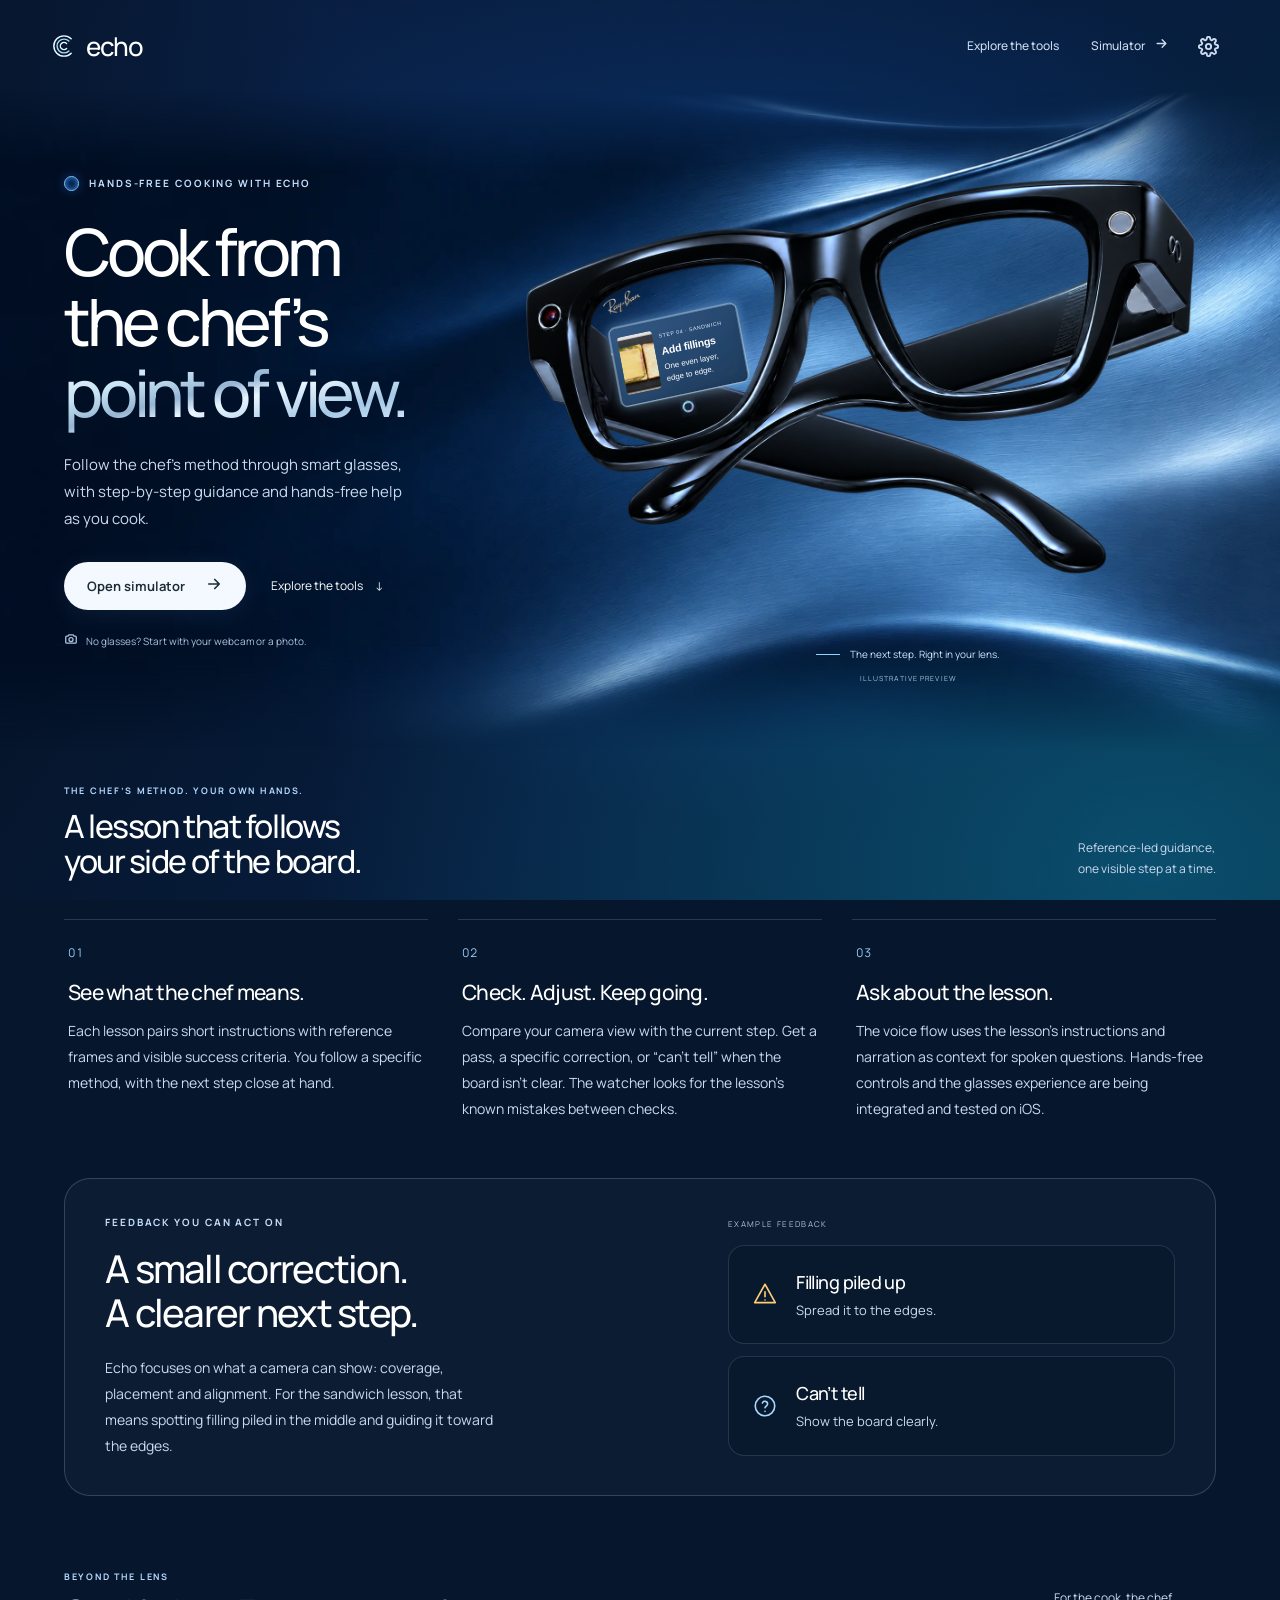
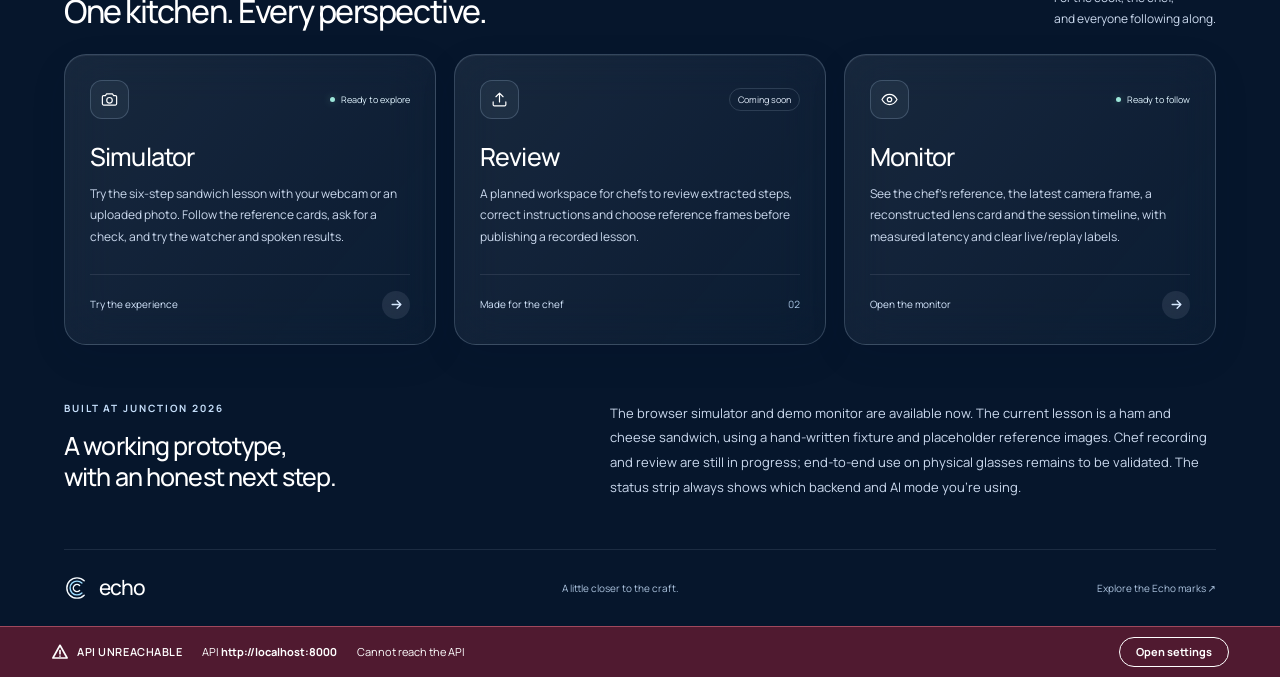
<file: web/index.html>
<!doctype html>
<html lang="en">
<head>
<meta charset="utf-8">
<meta name="viewport" content="width=device-width, initial-scale=1">
<meta name="description" content="Follow the chef’s point of view with Echo: step-by-step cooking guidance through smart glasses.">
<meta name="theme-color" content="#06162c">
<title>Echo · Cook from the chef’s point of view</title>
<link rel="preconnect" href="https://fonts.googleapis.com">
<link rel="preconnect" href="https://fonts.gstatic.com" crossorigin>
<link href="https://fonts.googleapis.com/css2?family=Manrope:wght@400;500;600;700;800&display=swap" rel="stylesheet">
<link rel="stylesheet" href="shared/ui.css">
<link rel="stylesheet" href="home.css">
</head>
<body class="home-page">
<header class="topbar">
  <a class="brand" href="./" aria-label="Echo home"><img class="brand-symbol" src="assets/logos/echo-ripple-mark.svg" width="32" height="32" alt=""><span class="brand-word">echo</span></a>
  <nav class="topnav" aria-label="Main">
    <a href="#tools">Explore the tools</a>
    <a href="sim/">Simulator <span data-icon="arrowRight"></span></a>
    <button class="btn btn-icon btn-ghost" type="button" data-open-settings aria-label="Settings"></button>
  </nav>
</header>
<main class="home">
  <section class="hero" aria-labelledby="hero-title">
    <div class="hero-copy">
      <p class="eyebrow"><span class="eyebrow-orbit" aria-hidden="true"></span>HANDS-FREE COOKING WITH ECHO</p>
      <h1 id="hero-title">Cook from<br>the chef’s<br><span>point of view.</span></h1>
      <p class="lede">Follow the chef’s method through smart glasses, with step-by-step guidance and hands-free help as you cook.</p>
      <div class="hero-actions">
        <a class="btn btn-light hero-cta" href="sim/">Open simulator <span data-icon="arrowRight"></span></a>
        <a class="text-link" href="#tools">Explore the tools <span aria-hidden="true">↓</span></a>
      </div>
      <p class="hero-note"><span data-icon="camera"></span>No glasses? Start with your webcam or a photo.</p>
    </div>
    <figure class="hero-visual" aria-label="Centered floating black smart glasses angled toward the headline, with a recipe preview aligned to the lens">
      <div class="product-stage">
        <img class="hero-glasses" src="assets/hero-glasses-scene.svg?v=2" width="1736" height="906" alt="Floating Echo smart glasses with a fixed, angled recipe card: Step 4, Add fillings. One even layer, edge to edge." fetchpriority="high">
      </div>
      <figcaption><span class="caption-line" aria-hidden="true"></span>The next step. Right in your lens.<span class="preview-label">ILLUSTRATIVE PREVIEW</span></figcaption>
    </figure>
  </section>
  <section class="how-section" id="how-it-works" aria-labelledby="how-title">
    <div class="section-heading" data-reveal>
      <div><p class="eyebrow">THE CHEF’S METHOD. YOUR OWN HANDS.</p><h2 id="how-title">A lesson that follows your side of the board.</h2></div>
      <p>Reference-led guidance,<br>one visible step at a time.</p>
    </div>
    <ol class="workflow">
      <li data-reveal><span class="workflow-number">01</span><h3>See what the chef means.</h3><p>Each lesson pairs short instructions with reference frames and visible success criteria. You follow a specific method, with the next step close at hand.</p></li>
      <li data-reveal><span class="workflow-number">02</span><h3>Check. Adjust. Keep going.</h3><p>Compare your camera view with the current step. Get a pass, a specific correction, or “can’t tell” when the board isn’t clear. The watcher looks for the lesson’s known mistakes between checks.</p></li>
      <li data-reveal><span class="workflow-number">03</span><h3>Ask about the lesson.</h3><p>The voice flow uses the lesson’s instructions and narration as context for spoken questions. Hands-free controls and the glasses experience are being integrated and tested on iOS.</p></li>
    </ol>
    <div class="feedback-story" data-reveal>
      <div class="feedback-copy"><p class="eyebrow">FEEDBACK YOU CAN ACT ON</p><h3>A small correction.<br>A clearer next step.</h3><p>Echo focuses on what a camera can show: coverage, placement and alignment. For the sandwich lesson, that means spotting filling piled in the middle and guiding it toward the edges.</p></div>
      <div class="feedback-examples" aria-label="Illustrative feedback examples">
        <p class="example-label">EXAMPLE FEEDBACK</p>
        <div class="feedback-example" data-tone="fix"><span data-icon="warn"></span><div><strong>Filling piled up</strong><p>Spread it to the edges.</p></div></div>
        <div class="feedback-example" data-tone="unsure"><span data-icon="question"></span><div><strong>Can’t tell</strong><p>Show the board clearly.</p></div></div>
      </div>
    </div>
  </section>
  <section class="tool-section" id="tools" aria-labelledby="tools-title">
    <div class="section-heading" data-reveal>
      <div><p class="eyebrow">BEYOND THE LENS</p><h2 id="tools-title">One kitchen. Every perspective.</h2></div>
      <p>For the cook, the chef,<br>and everyone following along.</p>
    </div>
    <ul class="tools">
      <li data-reveal><a class="tool tool-available" href="sim/">
        <div class="tool-top"><span class="tool-icon" data-icon="camera"></span><span class="tool-badge"><span aria-hidden="true"></span>Ready to explore</span></div>
        <div class="tool-copy"><h3>Simulator</h3><p>Try the six-step sandwich lesson with your webcam or an uploaded photo. Follow the reference cards, ask for a check, and try the watcher and spoken results.</p></div>
        <div class="tool-bottom"><span>Try the experience</span><span class="tool-go" data-icon="arrowRight"></span></div>
      </a></li>
      <li data-reveal><div class="tool" aria-disabled="true">
        <div class="tool-top"><span class="tool-icon" data-icon="upload"></span><span class="tool-badge tool-badge-later">Coming soon</span></div>
        <div class="tool-copy"><h3>Review</h3><p>A planned workspace for chefs to review extracted steps, correct instructions and choose reference frames before publishing a recorded lesson.</p></div>
        <div class="tool-bottom"><span>Made for the chef</span><span class="tool-number">02</span></div>
      </div></li>
      <li data-reveal><a class="tool tool-available" href="monitor/">
        <div class="tool-top"><span class="tool-icon" data-icon="eye"></span><span class="tool-badge"><span aria-hidden="true"></span>Ready to follow</span></div>
        <div class="tool-copy"><h3>Monitor</h3><p>See the chef’s reference, the latest camera frame, a reconstructed lens card and the session timeline, with measured latency and clear live/replay labels.</p></div>
        <div class="tool-bottom"><span>Open the monitor</span><span class="tool-go" data-icon="arrowRight"></span></div>
      </a></li>
    </ul>
  </section>
  <aside class="project-note" aria-labelledby="project-note-title" data-reveal>
    <div><p class="eyebrow">BUILT AT JUNCTION 2026</p><h2 id="project-note-title">A working prototype, with an honest next step.</h2></div>
    <p>The browser simulator and demo monitor are available now. The current lesson is a ham and cheese sandwich, using a hand-written fixture and placeholder reference images. Chef recording and review are still in progress; end-to-end use on physical glasses remains to be validated. The status strip always shows which backend and AI mode you’re using.</p>
  </aside>
  <div class="home-signoff"><a class="brand footer-brand" href="./" aria-label="Echo home"><img class="brand-symbol" src="assets/logos/echo-ripple-mark.svg" width="28" height="28" alt=""><span class="brand-word">echo</span></a><p>A little closer to the craft.</p><a href="brand/">Explore the Echo marks <span aria-hidden="true">↗</span></a></div>
</main>
<script type="module">
  import { mountMotion } from "./motion.js";
  import { mountChrome } from "./shared/chrome.js";
  import { icon } from "./shared/icons.js";
  document.querySelector("[data-open-settings]").innerHTML = icon("gear", { size: 21 });
  document.querySelectorAll("[data-icon]").forEach((el) => (el.innerHTML = icon(el.dataset.icon, { size: 22 })));
  mountMotion();
  mountChrome();
</script>
</body>
</html>
</file>
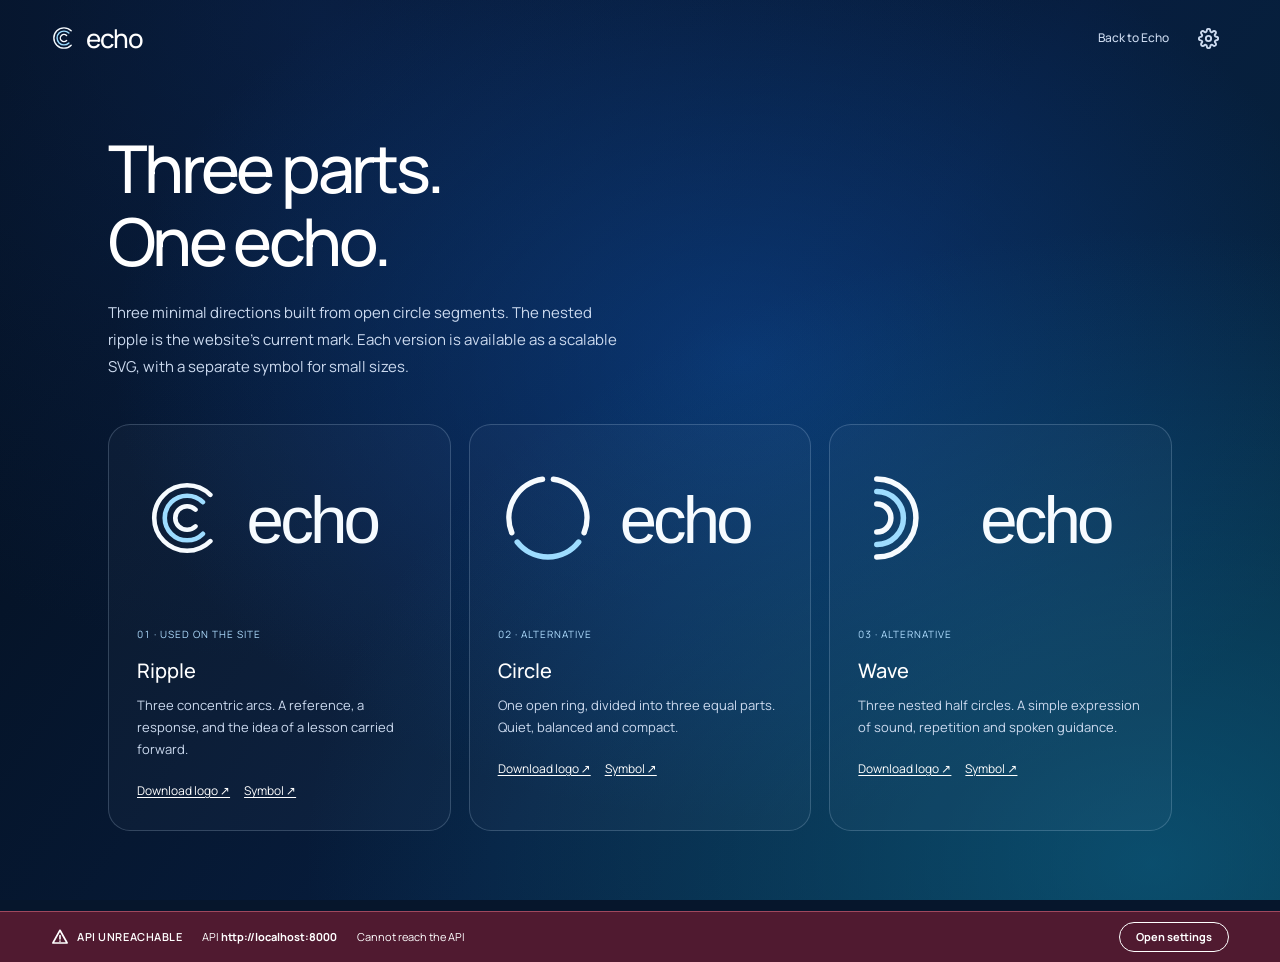
<file: web/brand/index.html>
<!doctype html>
<html lang="en">
<head>
<meta charset="utf-8"><meta name="viewport" content="width=device-width, initial-scale=1">
<title>Echo · Three circle segments</title>
<link rel="preconnect" href="https://fonts.googleapis.com"><link rel="preconnect" href="https://fonts.gstatic.com" crossorigin>
<link href="https://fonts.googleapis.com/css2?family=Manrope:wght@400;500;600&display=swap" rel="stylesheet">
<link rel="stylesheet" href="../shared/ui.css">
<style>
.brand-kit { width: min(1120px,100%); margin: 0 auto; padding: 56px 28px 80px; }
.brand-kit > p { color: var(--text-dim); max-width: 58ch; margin-top: 22px; font-size: 15px; line-height: 1.8; }
.brand-kit h1 { font-size: clamp(38px,6vw,66px); font-weight: 500; letter-spacing: -.055em; }
.marks { display: grid; grid-template-columns: repeat(3,minmax(0,1fr)); gap: 18px; margin-top: 44px; }
.mark { padding: 28px; border: 1px solid var(--line); border-radius: 22px; background: #cce3ff08; }
.mark > img { width: 100%; height: 130px; object-fit: contain; margin-bottom: 36px; }
.mark h2 { font-size: 20px; font-weight: 500; }
.mark p { font-size: 13px; line-height: 1.7; color: var(--text-dim); margin-top: 12px; }
.mark a { display: inline-block; font-size: 12px; margin: 22px 14px 0 0; }
.mark-badge { display: inline-block; margin-bottom: 18px; color: #b0ddff; font-size: 10px; letter-spacing: .1em; text-transform: uppercase; }
@media(max-width:760px) { .marks { grid-template-columns: 1fr; } .mark > img { max-width: 220px; margin-inline: auto; } }
</style>
</head>
<body>
<header class="topbar"><a class="brand" href="../" aria-label="Echo home"><img class="brand-symbol" src="../assets/logos/echo-ripple-mark.svg" width="32" height="32" alt=""><span class="brand-word">echo</span></a><nav class="topnav" aria-label="Main"><a href="../">Back to Echo</a><button class="btn btn-icon btn-ghost" data-open-settings aria-label="Settings"></button></nav></header>
<main class="brand-kit">
<h1>Three parts.<br>One echo.</h1><p>Three minimal directions built from open circle segments. The nested ripple is the website’s current mark. Each version is available as a scalable SVG, with a separate symbol for small sizes.</p>
<div class="marks">
<article class="mark"><img src="../assets/logos/echo-ripple.svg" width="182" height="64" alt="Echo logo with three concentric open circular arcs"><span class="mark-badge">01 · Used on the site</span><h2>Ripple</h2><p>Three concentric arcs. A reference, a response, and the idea of a lesson carried forward.</p><a href="../assets/logos/echo-ripple.svg" download>Download logo ↗</a><a href="../assets/logos/echo-ripple-mark.svg" download>Symbol ↗</a></article>
<article class="mark"><img src="../assets/logos/echo-circle.svg" width="182" height="64" alt="Echo logo with one circle divided into three arcs"><span class="mark-badge">02 · Alternative</span><h2>Circle</h2><p>One open ring, divided into three equal parts. Quiet, balanced and compact.</p><a href="../assets/logos/echo-circle.svg" download>Download logo ↗</a><a href="../assets/logos/echo-circle-mark.svg" download>Symbol ↗</a></article>
<article class="mark"><img src="../assets/logos/echo-wave.svg" width="182" height="64" alt="Echo logo with three nested half-circle arcs"><span class="mark-badge">03 · Alternative</span><h2>Wave</h2><p>Three nested half circles. A simple expression of sound, repetition and spoken guidance.</p><a href="../assets/logos/echo-wave.svg" download>Download logo ↗</a><a href="../assets/logos/echo-wave-mark.svg" download>Symbol ↗</a></article>
</div>
</main>
<script type="module">
import {mountChrome} from '../shared/chrome.js'; import {icon} from '../shared/icons.js';
document.querySelector('[data-open-settings]').innerHTML=icon('gear',{size:21}); mountChrome();
</script>
</body>
</html>
</file>
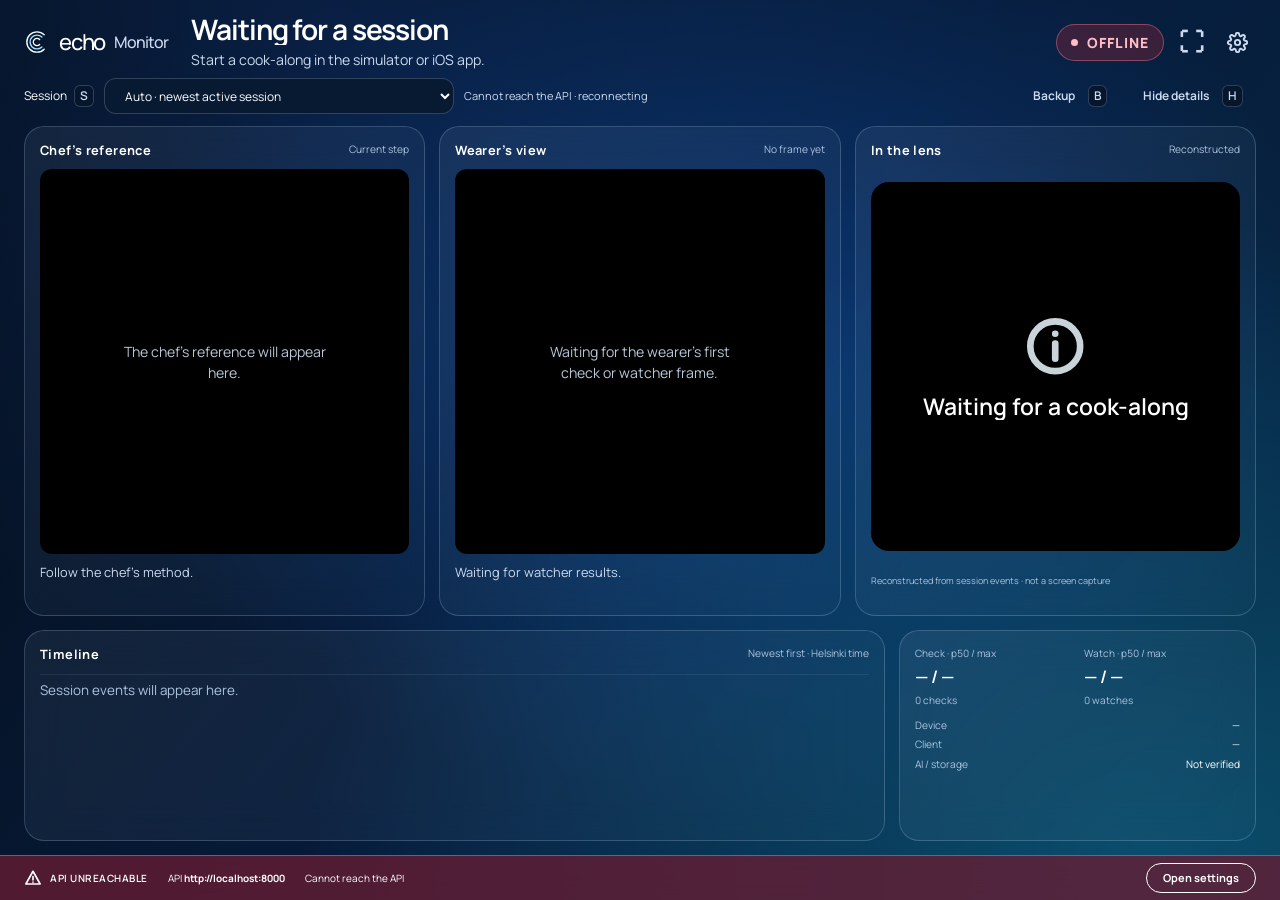
<file: web/monitor/index.html>
<!doctype html>
<html lang="en">
<head>
<meta charset="utf-8">
<meta name="viewport" content="width=device-width, initial-scale=1">
<meta name="theme-color" content="#06162c">
<title>Echo · Demo monitor</title>
<link rel="preconnect" href="https://fonts.googleapis.com">
<link rel="preconnect" href="https://fonts.gstatic.com" crossorigin>
<link href="https://fonts.googleapis.com/css2?family=Manrope:wght@400;500;600;700;800&display=swap" rel="stylesheet">
<link rel="stylesheet" href="../shared/ui.css">
<link rel="stylesheet" href="../shared/lens.css">
<link rel="stylesheet" href="monitor.css">
</head>
<body class="monitor-page">
<div class="fake-banner" id="fake-banner" role="status" hidden>FAKE AI — development mode</div>
<header class="monitor-header">
  <a class="brand" href="../"><img class="brand-symbol" src="../assets/logos/echo-ripple-mark.svg" width="32" height="32" alt=""><span class="brand-word">echo</span> <span class="brand-page">Monitor</span></a>
  <div class="session-heading"><h1 id="recipe-title">Waiting for a session</h1><p id="step-title">Start a cook-along in the simulator or iOS app.</p></div>
  <div class="monitor-actions">
    <span class="connection-badge" id="connection" data-state="waiting" role="status">WAITING</span>
    <button class="btn btn-icon btn-ghost" id="fullscreen" aria-label="Full screen (F)" title="Full screen · F">⛶</button>
    <button class="btn btn-icon btn-ghost" data-open-settings aria-label="Settings"></button>
  </div>
</header>
<div class="operator-bar">
  <label for="session-picker">Session <kbd>S</kbd></label>
  <select class="input" id="session-picker"><option value="">Auto · newest active session</option></select>
  <span class="connection-note" id="connection-note" role="status">Looking for an active session…</span>
  <button class="btn btn-ghost" id="backup-open">Backup <kbd>B</kbd></button>
  <button class="btn btn-ghost" id="details-toggle" aria-pressed="false">Hide details <kbd>H</kbd></button>
</div>
<main class="monitor">
  <section class="views" aria-label="Session views">
    <article class="feed-panel">
      <header><h2>Chef’s reference</h2><span id="ref-step">Current step</span></header>
      <div class="feed-image"><img id="reference-image" alt="Chef’s reference for the current step" hidden><p class="image-empty" id="reference-empty">The chef’s reference will appear here.</p></div>
      <p class="reference-line" id="reference-line">Follow the chef’s method.</p>
    </article>
    <article class="feed-panel">
      <header><h2>Wearer’s view</h2><span id="frame-age">No frame yet</span></header>
      <div class="feed-image"><img id="wearer-image" alt="Latest frame from the wearer’s camera" hidden><p class="image-empty" id="wearer-empty">Waiting for the wearer’s first check or watcher frame.</p></div>
      <p class="reference-line" id="watch-ticker">Waiting for watcher results.</p>
    </article>
    <article class="feed-panel lens-panel">
      <header><h2>In the lens</h2><span>Reconstructed</span></header>
      <div class="lens-space"><div id="monitor-lens"></div></div>
      <p class="reconstruction-note">Reconstructed from session events · not a screen capture</p>
    </article>
  </section>
  <section class="lower" id="lower" aria-label="Activity and session details">
    <article class="timeline-panel">
      <header><h2>Timeline</h2><span>Newest first · Helsinki time</span></header>
      <ol id="timeline" class="event-list" tabindex="0" aria-label="Session events"><li class="timeline-empty">Session events will appear here.</li></ol>
    </article>
    <aside class="details-panel" id="details" aria-label="Session details">
      <div class="latency-row"><div><span>Check · p50 / max</span><strong id="check-latency">— / —</strong><small id="check-count">0 checks</small></div><div><span>Watch · p50 / max</span><strong id="watch-latency">— / —</strong><small id="watch-count">0 watches</small></div></div>
      <dl class="device-facts"><div><dt>Device</dt><dd id="device-label">—</dd></div><div><dt>Client</dt><dd id="client-label">—</dd></div><div><dt>AI / storage</dt><dd id="ai-storage">Checking…</dd></div></dl>
    </aside>
  </section>
</main>
<dialog class="backup-dialog settings-dialog" id="backup-dialog" aria-labelledby="backup-title">
  <form method="dialog" id="backup-form">
    <header><h2 id="backup-title">Play a backup recording</h2><button class="btn btn-icon btn-ghost" value="cancel" formnovalidate aria-label="Close backup">×</button></header>
    <p>Choose a video from this computer. It stays on this device and is always labelled REPLAY.</p>
    <div class="field"><label for="backup-file">Video file</label><input class="input" type="file" id="backup-file" accept="video/*" required></div>
    <div class="field"><label for="backup-label">Recording label</label><input class="input" id="backup-label" maxlength="100" placeholder="Saturday rehearsal, 10:30" required></div>
    <p class="backup-error" id="backup-error" role="status"></p>
    <div class="settings-actions"><button class="btn btn-ghost" value="cancel" formnovalidate>Cancel</button><button class="btn btn-primary" value="play">Play recording</button></div>
  </form>
</dialog>
<section class="replay" id="replay" aria-label="Backup recording" hidden>
  <video id="backup-video" playsinline disablepictureinpicture></video>
  <div class="replay-controls">
    <button class="btn btn-light" id="backup-toggle" type="button">Pause</button>
    <label class="visually-hidden" for="backup-seek">Seek recording</label><input id="backup-seek" type="range" min="0" max="100" step="0.1" value="0">
    <span id="backup-time">0:00 / 0:00</span><button class="btn btn-ghost" id="backup-fullscreen" type="button">Full screen <kbd>F</kbd></button>
  </div>
  <div class="replay-heading"><span class="replay-badge" id="replay-label">REPLAY — recorded backup</span><button class="btn btn-light" id="backup-close">Return to monitor</button></div>
  <p class="replay-message" id="replay-message" role="status"></p>
</section>
<script type="module" src="monitor.js"></script>
</body>
</html>
</file>
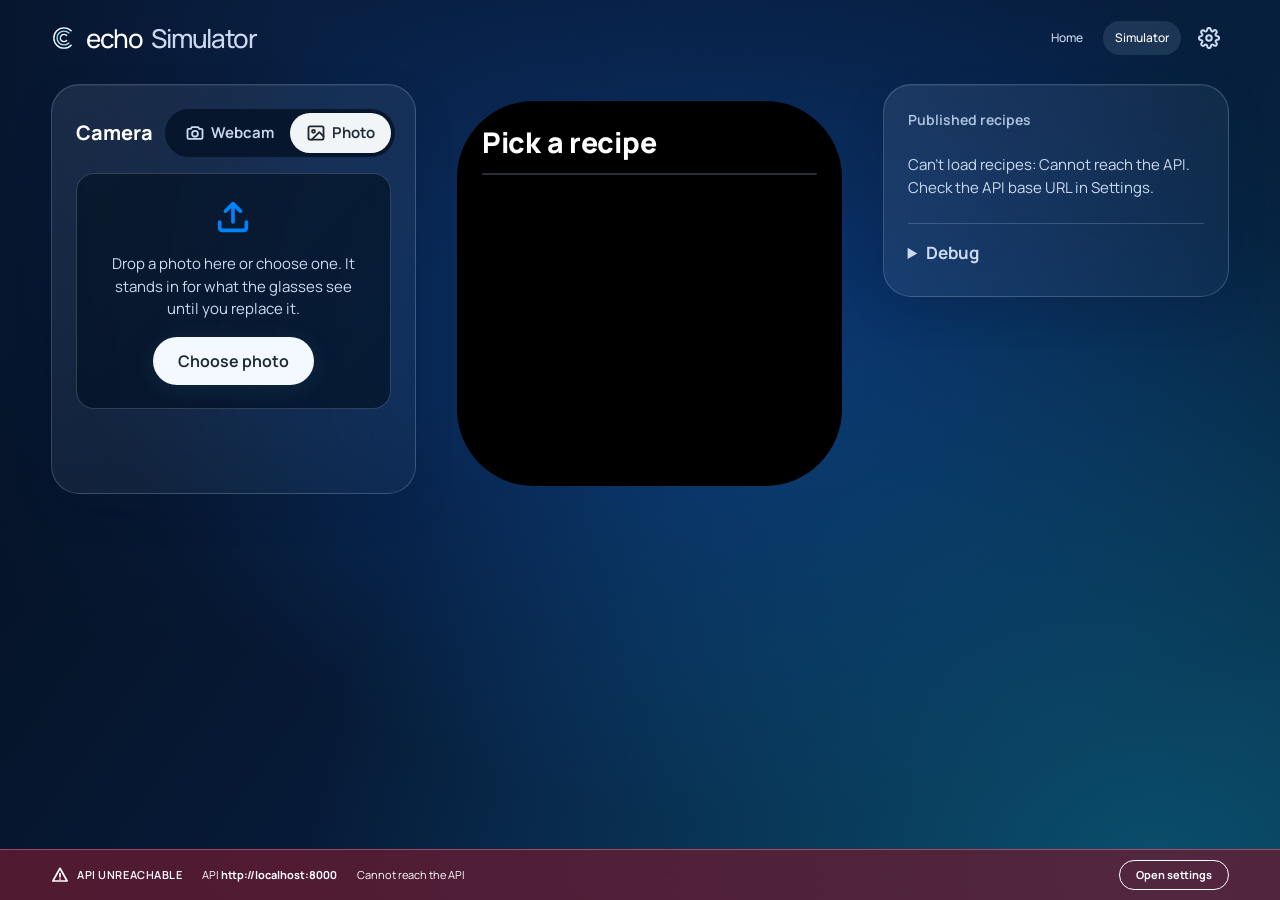
<file: web/sim/index.html>
<!doctype html>
<html lang="en">
<head>
<meta charset="utf-8">
<meta name="viewport" content="width=device-width, initial-scale=1">
<title>Echo · Simulator</title>
<link rel="preconnect" href="https://fonts.googleapis.com">
<link rel="preconnect" href="https://fonts.gstatic.com" crossorigin>
<link href="https://fonts.googleapis.com/css2?family=Manrope:wght@400;500;600;700;800&display=swap" rel="stylesheet">
<link rel="stylesheet" href="../shared/ui.css">
<link rel="stylesheet" href="../shared/lens.css">
<link rel="stylesheet" href="sim.css">
</head>
<body>
<header class="topbar">
  <a class="brand" href="../"><img class="brand-symbol" src="../assets/logos/echo-ripple-mark.svg" width="32" height="32" alt=""><span class="brand-word">echo</span> <span class="brand-page">Simulator</span></a>
  <nav class="topnav" aria-label="Main">
    <a href="../">Home</a>
    <a href="./" aria-current="page">Simulator</a>
    <button class="btn btn-icon btn-ghost" type="button" data-open-settings aria-label="Settings"></button>
  </nav>
</header>

<main class="sim" id="sim">
  <!-- what the camera sees -->
  <section class="panel camera" aria-labelledby="cam-title">
    <div class="panel-head">
      <h2 id="cam-title">Camera</h2>
      <div class="segmented" role="radiogroup" aria-label="Frame source">
        <button type="button" role="radio" aria-checked="false" data-source="webcam"><span data-icon="camera"></span>Webcam</button>
        <button type="button" role="radio" aria-checked="true" data-source="photo"><span data-icon="image"></span>Photo</button>
      </div>
    </div>
    <div class="viewfinder" id="viewfinder" data-empty="true">
      <video id="video" playsinline muted autoplay aria-label="Live webcam preview"></video>
      <div class="viewfinder-empty" id="vf-empty">
        <span data-icon="upload"></span>
        <p id="vf-empty-text">Drop a photo here or choose one. It stands in for what the glasses see until you replace it.</p>
        <button class="btn btn-light" type="button" id="choose-photo">Choose photo</button>
      </div>
    </div>
    <div class="camera-foot">
      <input type="file" id="file" accept="image/*" class="visually-hidden" tabindex="-1">
      <button class="btn btn-ghost" type="button" id="replace-photo" hidden>Replace photo</button>
      <p class="camera-note" id="camera-note"></p>
    </div>
  </section>

  <!-- the lens -->
  <section class="panel lens-panel" aria-labelledby="lens-title">
    <h2 id="lens-title" class="visually-hidden">Lens</h2>
    <div id="lens"></div>
    <p class="visually-hidden" id="lens-live" aria-live="assertive"></p>
  </section>

  <!-- controls -->
  <section class="panel controls" aria-labelledby="ctl-title">
    <h2 id="ctl-title" class="visually-hidden">Controls</h2>

    <div id="picker" class="picker">
      <p class="controls-label" id="picker-label">Published recipes</p>
      <ul class="picker-list" id="picker-list" aria-labelledby="picker-label"></ul>
      <p class="picker-empty" id="picker-msg" role="status"></p>
    </div>

    <div id="cook" class="cook" hidden>
      <div class="cook-recipe">
        <span class="controls-label">Cooking</span>
        <strong id="cook-title"></strong>
      </div>
      <button class="btn btn-primary btn-xl" type="button" id="primary"><span id="primary-label">Check my work</span><kbd>Space</kbd></button>
      <div class="btn-row">
        <button class="btn" type="button" id="prev"><span data-icon="arrowLeft"></span>Previous<kbd>←</kbd></button>
        <button class="btn" type="button" id="next">Next<span data-icon="arrowRight"></span><kbd>→</kbd></button>
      </div>
      <div class="btn-row">
        <button class="btn" type="button" id="dismiss">Dismiss<kbd>Esc</kbd></button>
        <button class="btn" type="button" id="restart"><span data-icon="restart"></span>Restart<kbd>R</kbd></button>
      </div>
      <div class="btn-row toggles">
        <button class="btn" type="button" id="speak-toggle" aria-pressed="true"><span data-icon="sound"></span>Speak results</button>
        <button class="btn" type="button" id="watch-toggle" aria-pressed="true"><span data-icon="eye"></span>Watcher</button>
      </div>
      <p class="watch-line" id="watch-line" role="status"></p>
    </div>

    <details class="debug" id="debug">
      <summary>Debug</summary>
      <dl class="debug-facts">
        <div><dt>Session</dt><dd id="dbg-session">—</dd></div>
        <div><dt>Last request</dt><dd id="dbg-req">—</dd></div>
        <div><dt>Latency</dt><dd id="dbg-latency">—</dd></div>
        <div><dt>Model</dt><dd id="dbg-model">—</dd></div>
      </dl>
      <p class="debug-label">Last response</p>
      <pre id="dbg-json">—</pre>
      <p class="debug-label">Last ten watch calls</p>
      <table class="debug-table">
        <thead><tr><th scope="col">#</th><th scope="col">Sent</th><th scope="col">Took</th><th scope="col">Status</th><th scope="col">Mistake</th><th scope="col">Conf.</th><th scope="col">Server</th></tr></thead>
        <tbody id="dbg-watch"><tr><td colspan="7">No watch calls yet</td></tr></tbody>
      </table>
    </details>
  </section>
</main>

<script type="module" src="sim.js"></script>
</body>
</html>
</file>
<file: web/shared/ui.css>
/* Echo — atmospheric blue gradients and translucent glass surfaces. */

:root {
  --echo-sky: #0082fb;
  --echo-blue: #0064e0;
  --echo-mist: #f1f5f8;
  --echo-ink: #1c2b33;
  --echo-sky-text: #3d9dfc;   /* sky lifted for text on ink: 5.15:1 (sky itself is 3.9:1) */

  --echo-amber: #ffb020;      /* fix / warning on dark */
  --echo-amber-ink: #b45309;  /* amber text on light */
  --echo-green: #34d27b;      /* pass on dark */
  --echo-red: #d13438;        /* fake mode, errors */

  /* Surfaces, tinted from ink rather than neutral grey */
  --bg: #06162c;
  --surface: rgba(180, 213, 255, 0.07);
  --surface-2: rgba(190, 222, 255, 0.12);
  --line: rgba(205, 229, 255, 0.20);
  --text: #ffffff;
  --text-dim: #ccdaef;
  --text-faint: #adc4df;

  --radius-lg: 28px;
  --radius: 18px;
  --radius-sm: 12px;
  --pill: 999px;

  --space-1: 4px;
  --space-2: 8px;
  --space-3: 12px;
  --space-4: 16px;
  --space-5: 24px;
  --space-6: 32px;
  --space-7: 48px;
  --space-8: 72px;

  --font: "Manrope", ui-sans-serif, system-ui, -apple-system, "Segoe UI", sans-serif;
  --mono: ui-monospace, "SF Mono", Menlo, Consolas, monospace;
  --ease-out: cubic-bezier(0.16, 1, 0.3, 1);

  --tap: 48px;
  color-scheme: dark;
}

*,
*::before,
*::after {
  box-sizing: border-box;
}

html {
  -webkit-text-size-adjust: 100%;
  scrollbar-color: var(--line) var(--bg);
}

body {
  margin: 0;
  min-height: 100dvh;
  display: flex;
  flex-direction: column;
  background-color: var(--bg);
  background-image:
    radial-gradient(ellipse at 90% 96%, rgba(15, 113, 153, 0.54), transparent 52%),
    radial-gradient(ellipse at 58% 40%, rgba(13, 76, 158, 0.53), transparent 60%),
    radial-gradient(ellipse at 25% 2%, rgba(16, 52, 118, 0.36), transparent 52%),
    linear-gradient(125deg, #040f1d 3%, #071d3e 57%, #052538 100%);
  background-attachment: fixed;
  color: var(--text);
  font-family: var(--font);
  font-size: 17px;
  line-height: 1.5;
  font-variant-numeric: tabular-nums;
  -webkit-font-smoothing: antialiased;
}

::selection {
  background: var(--echo-sky);
  color: #fff;
}

:focus-visible {
  outline: 3px solid var(--echo-sky);
  outline-offset: 3px;
  border-radius: 6px;
}

a {
  color: inherit;
  text-underline-offset: 0.2em;
}

h1,
h2,
h3 {
  margin: 0;
  line-height: 1.1;
  text-wrap: balance;
}

p {
  margin: 0;
}

img {
  max-width: 100%;
  display: block;
}

[hidden] {
  display: none !important;
}

.icon {
  flex: none;
}

.btn,
.topnav a {
  white-space: nowrap;
}

.visually-hidden {
  position: absolute !important;
  width: 1px;
  height: 1px;
  overflow: hidden;
  clip: rect(0 0 0 0);
  white-space: nowrap;
}

/* ---------- top bar ---------- */

.topbar {
  display: flex;
  align-items: center;
  justify-content: space-between;
  gap: var(--space-4);
  padding: var(--space-4) clamp(16px, 4vw, 56px);
  min-height: 76px;
}

.brand {
  display: inline-flex;
  align-items: center;
  gap: var(--space-3);
  text-decoration: none;
  font-weight: 600;
  font-size: 26px;
  letter-spacing: -0.05em;
}

.brand-mark {
  width: 25px;
  height: 25px;
  border-radius: 50%;
  border: 5px solid #d7efff;
  border-right-color: #55aaff;
  box-shadow: 0 0 18px #55aaff30;
}

.brand-page {
  font-weight: 500;
  color: var(--text-dim);
}

.topnav {
  display: flex;
  align-items: center;
  gap: var(--space-2);
}

.topnav a {
  padding: var(--space-2) var(--space-3);
  border-radius: var(--pill);
  color: var(--text-dim);
  text-decoration: none;
  font-weight: 600;
  font-size: 15px;
}

.topnav a:hover {
  color: var(--text);
  background: var(--surface);
}

.topnav a[aria-current="page"] {
  color: var(--text);
  background: var(--surface-2);
}

/* ---------- buttons ---------- */

.btn {
  display: inline-flex;
  align-items: center;
  justify-content: center;
  gap: var(--space-2);
  min-height: var(--tap);
  padding: 0 var(--space-5);
  border: 0;
  border-radius: var(--pill);
  background: var(--surface-2);
  color: var(--text);
  font: inherit;
  font-weight: 650;
  font-size: 16px;
  cursor: pointer;
  text-decoration: none;
  transition: background-color 160ms var(--ease-out), transform 160ms var(--ease-out);
}

.btn:hover {
  background: var(--line);
}

.btn:active {
  transform: translateY(1px);
}

.btn:disabled,
.btn[aria-disabled="true"] {
  opacity: 0.45;
  cursor: not-allowed;
  transform: none;
}

.btn-primary {
  background: var(--echo-blue);
  color: #fff;
}

.btn-primary:hover {
  background: #0058c7;
}

.btn-light {
  background: var(--echo-mist);
  color: var(--echo-ink);
}

.btn-light:hover {
  background: #fff;
}

.btn-icon {
  width: var(--tap);
  padding: 0;
}

.btn-ghost {
  background: transparent;
  color: var(--text-dim);
}

.btn-ghost:hover {
  background: var(--surface);
  color: var(--text);
}

.btn[aria-pressed="true"] {
  background: var(--echo-mist);
  color: var(--echo-ink);
}

kbd {
  display: inline-block;
  min-width: 1.6em;
  padding: 0 0.4em;
  border-radius: 6px;
  border: 1px solid var(--line);
  background: var(--bg);
  color: var(--text-dim);
  font: 600 12px/1.6 var(--font);
  text-align: center;
}

.btn-primary kbd {
  border-color: rgba(255, 255, 255, 0.35);
  background: transparent;
  color: #fff;
}

/* ---------- form fields ---------- */

.field {
  display: grid;
  gap: var(--space-2);
}

.field label {
  font-weight: 650;
  font-size: 15px;
}

.field .hint {
  color: var(--text-faint);
  font-size: 14px;
}

.input {
  width: 100%;
  min-height: var(--tap);
  padding: 0 var(--space-4);
  border: 2px solid var(--line);
  border-radius: var(--radius-sm);
  background: var(--bg);
  color: var(--text);
  font: inherit;
  caret-color: var(--echo-sky);
}

.input:focus-visible {
  outline: none;
  border-color: var(--echo-sky);
}

.input::placeholder {
  color: var(--text-faint);
}

/* ---------- settings dialog ---------- */

.settings-dialog {
  width: min(520px, calc(100vw - 32px));
  padding: 0;
  border: 1px solid var(--line);
  border-radius: var(--radius-lg);
  background: rgba(12, 35, 67, 0.92);
  backdrop-filter: blur(30px);
  -webkit-backdrop-filter: blur(30px);
  color: var(--text);
  box-shadow: 0 24px 60px rgba(0, 0, 0, 0.45);
}

.settings-dialog::backdrop {
  background: rgba(10, 18, 23, 0.7);
}

.settings-dialog form {
  display: grid;
  gap: var(--space-5);
  padding: var(--space-6);
}

.settings-dialog header {
  display: flex;
  align-items: center;
  justify-content: space-between;
}

.settings-dialog h2 {
  font-size: 26px;
}

.settings-row {
  display: grid;
  grid-template-columns: 1fr 1fr;
  gap: var(--space-4);
}

.settings-actions {
  display: flex;
  justify-content: flex-end;
  gap: var(--space-3);
  margin-top: var(--space-2);
}

/* ---------- status strip (footer) ---------- */

.status-strip {
  margin-top: auto;
  display: flex;
  flex-wrap: wrap;
  align-items: center;
  gap: var(--space-2) var(--space-5);
  padding: var(--space-3) clamp(16px, 4vw, 56px);
  background: var(--echo-blue);
  color: #fff;
  font-size: 15px;
}

.status-strip[data-state="fake"],
.status-strip[data-state="down"],
.status-strip[data-state="unauthorized"] {
  background: rgba(102, 29, 51, 0.78);
  border-top-color: rgba(255, 129, 149, 0.45);
}

.status-strip[data-state="checking"] {
  background: var(--surface-2);
}

.status-strip .status-flag {
  display: inline-flex;
  align-items: center;
  gap: var(--space-2);
  font-weight: 800;
  letter-spacing: 0.06em;
  text-transform: uppercase;
}

.status-strip .status-item b {
  font-weight: 700;
}

.status-strip .status-action {
  margin-left: auto;
  min-height: 36px;
  padding: 0 var(--space-4);
  border-radius: var(--pill);
  border: 2px solid currentColor;
  background: transparent;
  color: inherit;
  font: inherit;
  font-weight: 700;
  cursor: pointer;
}

.status-strip .status-action:hover {
  background: rgba(255, 255, 255, 0.14);
}

@media (prefers-reduced-motion: reduce) {
  *,
  *::before,
  *::after {
    transition-duration: 1ms !important;
    animation-iteration-count: 1 !important;
  }
}

@media (max-width: 640px) {
  .settings-row {
    grid-template-columns: 1fr;
  }
  .topnav a {
    padding: var(--space-2);
  }
}

/* Shared glass chrome, also used by the simulator. */
.brand-period { margin-left: -10px; color: #8dcaff; }
.topnav a { display: inline-flex; align-items: center; gap: 9px; font-size: 12px; font-weight: 500; }
.topnav a .icon { width: 15px; height: 15px; }
.topnav .btn-icon { width: 40px; min-height: 40px; }
.btn { border: 1px solid transparent; }
.btn:not(.btn-light):not(.btn-primary):not(.btn-ghost) { border-color: var(--line); }
.btn-primary { background: linear-gradient(135deg, #238bff, #0662d9); box-shadow: 0 4px 24px #007bff25; }
.btn-light { background: #f4f8ff; box-shadow: 0 4px 25px #7cc4ff16; }
.btn-light:hover { box-shadow: 0 4px 28px #7cc4ff40; }
.input { background: #071a32; border-width: 1px; }
.status-strip { border-top: 1px solid var(--line); background: #0c385b99; backdrop-filter: blur(20px); -webkit-backdrop-filter: blur(20px); font-size: 11px; gap: 8px 20px; padding-block: 10px; }
.status-strip .status-flag { font-weight: 600; letter-spacing: .05em; }
.status-strip .status-action { border-width: 1px; min-height: 30px; font-size: 11px; }
@media (prefers-reduced-transparency: reduce) {
  .tool, .panel { background: #102c4b; }
  .settings-dialog { background: #0c2343; }
}

/* Echo identity: three open circle segments with a clean wordmark. */
.brand-symbol { flex: none; width: 26px; height: 26px; object-fit: contain; }
.brand-word { font-weight: 500; letter-spacing: -.055em; }
@media (max-width: 420px) { .brand-symbol { width: 22px; height: 22px; } }

.brand:has(.brand-symbol) { gap: 9px; }
</file>
<file: web/home.css>
.home-page .topbar { width: min(1440px, 100%); margin: 0 auto; padding-block: 26px; }
.home { width: min(1440px, 100%); margin: 0 auto; padding: 0 clamp(24px, 5vw, 80px); }
.hero { position: relative; isolation: isolate; display: grid; grid-template-columns: .90fr 1.20fr; align-items: center; min-height: 580px; padding: 50px 0 64px; gap: 12px; }
/* Blue titanium is confined to the hero; shared page surfaces stay unchanged. */
.home-page { overflow-x: clip; }
.hero::before { content: ""; position: absolute; z-index: -1; top: 0; bottom: 0; left: 50%; width: 100vw; transform: translateX(-50%); background: url("assets/hero-blue-metal.webp") center / cover no-repeat; mask-image: linear-gradient(to bottom, transparent, #000 12%, #000 84%, transparent); }
.hero-copy { position: relative; z-index: 1; }
.eyebrow { display: flex; align-items: center; gap: 10px; color: #c6dffb; font-size: 10px; font-weight: 700; letter-spacing: .19em; }
.eyebrow-orbit { width: 15px; height: 15px; border: 1px solid #86caff; border-radius: 50%; box-shadow: inset 0 0 7px #2b8eff, 0 0 12px #3d8fff55; }
.hero h1 { margin-top: 25px; font-size: clamp(44px, 5.1vw, 73px); font-weight: 500; line-height: 1.08; letter-spacing: -.065em; text-wrap: initial; }
.hero h1 span { background: linear-gradient(165deg, #f5fbff 3%, #c7e3f4 30%, #95b5d3 45%, #e9f6ff 55%, #a5c8e6 75%, #e2efff 97%); background-clip: text; -webkit-background-clip: text; color: transparent; }
.lede { max-width: 39ch; margin-top: 24px; color: var(--text-dim); font-size: 15px; line-height: 1.8; }
.hero-actions { display: flex; align-items: center; gap: 25px; margin-top: 30px; }
.hero-cta { gap: 20px; font-size: 13px; min-height: 48px; padding: 0 22px; }
.hero-cta .icon { width: 18px; }
.text-link { display: inline-flex; align-items: center; gap: 12px; text-decoration: none; font-size: 12px; }
.text-link:hover { text-decoration: underline; }
.hero-note { display: flex; align-items: center; gap: 8px; margin-top: 22px; color: var(--text-faint); font-size: 10px; }
.hero-note .icon { width: 14px; height: 14px; }
.hero-visual { min-width: 0; margin: 0 calc(-1 * clamp(24px, 5vw, 80px)) 0 -28px; }
.product-stage { position: relative; width: 100%; aspect-ratio: 1.5; }
.hero-glasses { width: 184%; max-width: none; height: auto; position: absolute; left: -50%; top: -7.75%; }
.hero-visual figcaption { display: flex; flex-wrap: wrap; align-items: center; justify-content: center; gap: 10px; color: #d0e6ff; font-size: 10px; margin: 9px 0 0; }
.caption-line { width: 24px; height: 1px; background: #93d4ff; }
.preview-label { flex-basis: 100%; text-align: center; font-size: 7px; letter-spacing: .16em; color: #a9c1de; margin-top: 2px; }
.tool-section { scroll-margin-top: 30px; padding-bottom: 48px; }
.section-heading { display: flex; align-items: end; justify-content: space-between; gap: 24px; margin-bottom: 25px; }
.section-heading .eyebrow { font-size: 9px; color: #b5d8ff; }
.section-heading h2 { margin-top: 11px; font-size: clamp(23px, 2.5vw, 33px); font-weight: 500; letter-spacing: -.045em; }
.section-heading > p { color: var(--text-dim); font-size: 12px; line-height: 1.7; }
.tools { list-style: none; margin: 0; padding: 0; display: grid; grid-template-columns: repeat(3, 1fr); gap: 18px; }
.tools > li { min-width: 0; }
.tool { position: relative; display: flex; height: 100%; flex-direction: column; padding: 25px; border: 1px solid var(--line); border-radius: 22px; background: linear-gradient(130deg, #e0efff15, #a7d5ff08); box-shadow: inset 0 1px 0 #ffffff0f, 0 12px 38px #00112b15; backdrop-filter: blur(22px); -webkit-backdrop-filter: blur(22px); text-decoration: none; transition: background 180ms ease, transform 180ms ease, border-color 180ms ease; }
a.tool:hover { transform: translateY(-5px); border-color: #b4daff77; background: linear-gradient(130deg, #e0efff25, #a7d5ff12); }
.tool-top { display: flex; justify-content: space-between; align-items: center; gap: 10px; }
.tool-icon { display: grid; place-items: center; width: 39px; height: 39px; border-radius: 12px; border: 1px solid #c6dfff33; background: #d4edff0c; }
.tool-icon .icon { width: 19px; height: 19px; stroke-width: 1.5; }
.tool-badge { display: flex; align-items: center; gap: 6px; font-size: 9px; color: #e1f4ff; }
.tool-badge > span { width: 5px; height: 5px; background: #9ce6d9; border-radius: 50%; box-shadow: 0 0 8px #9ce6d955; }
.tool-badge-later { color: #e1ebfa; padding: 4px 8px; border: 1px solid #d5eaff25; border-radius: 20px; }
.tool-copy { padding: 24px 0 26px; }
.tool h3 { font-size: 25px; font-weight: 500; letter-spacing: -.035em; }
.tool p { margin-top: 12px; font-size: 12px; line-height: 1.8; color: var(--text-dim); }
.tool-bottom { display: flex; align-items: center; justify-content: space-between; gap: 12px; border-top: 1px solid #e0edff1a; padding-top: 16px; margin-top: auto; font-size: 10px; color: #d7e9ff; }
.tool-go { display: grid; place-items: center; width: 28px; height: 28px; border-radius: 50%; background: #daedff18; }
.tool-go .icon { width: 15px; height: 15px; }
.tool-number { display: grid; place-items: center; height: 28px; font-size: 10px; color: #aac7e6; }
.home-signoff { display: flex; align-items: center; justify-content: space-between; gap: 20px; padding: 22px 0; border-top: 1px solid #e0edff1a; color: var(--text-faint); font-size: 10px; }
.home-signoff > span:first-child { color: #fff; font-size: 20px; font-weight: 600; letter-spacing: -.06em; }
@media (min-width: 1500px) { .hero { min-height: 660px; } }
@media (max-width: 960px) {
  .hero { min-height: 510px; padding: 40px 0 54px; }
  .hero h1 { font-size: clamp(39px, 5.3vw, 54px); }
  .hero-actions { gap: 16px; flex-wrap: wrap; }

  .tool { padding: 20px; }
}
@media (max-width: 700px) {
  .home-page .topbar { padding: 20px 24px; }
  .home-page .topnav a:first-child { display: none; }
  .home { padding-inline: 24px; }
  .hero { grid-template-columns: 1fr; gap: 20px; padding-top: 30px; }
  .hero-copy { max-width: 510px; }
  .hero h1 { font-size: clamp(43px, 9vw, 66px); }
  .lede { max-width: 43ch; font-size: 14px; }
  .hero-visual { width: calc(100% + 24px); margin: 0 -24px 0 0; }
  .product-stage { margin-top: -10px; }
  .hero-visual figcaption { margin-top: 0; }
  .section-heading { align-items: start; flex-direction: column; gap: 12px; }
  .section-heading > p br { display: none; }
  .tools { grid-template-columns: 1fr; gap: 14px; }
  .tool { padding: 24px; }
  .tool p { font-size: 14px; }
  .tool-badge { font-size: 10px; }
  .tool-bottom { font-size: 12px; }
  .home-signoff > p { display: none; }
}

@media (min-width: 1440px) { .hero-visual { margin-right: calc((1440px - 100vw) / 2 - 80px); } }

/* The SVG is one fixed composition: the lens lettering scales with the product. */
.how-section { padding: 36px 0 74px; }
.how-section .section-heading h2 { max-width: 24ch; }
.workflow { display: grid; grid-template-columns: repeat(3, minmax(0, 1fr)); gap: 30px; list-style: none; padding: 0; margin: 40px 0 56px; }
.workflow li { border-top: 1px solid #d5e7ff2b; padding: 24px 4px 0; }
.workflow-number { display: block; color: #96c9f6; font-size: 12px; letter-spacing: .1em; margin-bottom: 19px; }
.workflow h3 { font-size: 21px; font-weight: 500; letter-spacing: -.035em; }
.workflow p { margin-top: 14px; color: var(--text-dim); font-size: 14px; line-height: 1.85; }
.feedback-story { display: grid; grid-template-columns: 1.1fr .9fr; align-items: center; gap: clamp(28px, 6vw, 90px); padding: 36px 40px; border: 1px solid var(--line); border-radius: 26px; background: #cce3ff08; }
.feedback-copy h3 { margin-top: 17px; font-size: clamp(28px, 3vw, 40px); line-height: 1.15; font-weight: 500; letter-spacing: -.045em; }
.feedback-copy > p:last-child { max-width: 44ch; margin-top: 20px; font-size: 14px; line-height: 1.85; color: var(--text-dim); }
.feedback-examples { display: grid; gap: 12px; }
.example-label { margin-bottom: 3px; font-size: 8px; letter-spacing: .17em; color: var(--text-faint); }
.feedback-example { display: flex; align-items: center; gap: 18px; padding: 23px; border: 1px solid #cadfff25; border-radius: 16px; background: #06162a85; }
.feedback-example > span { display: flex; }
.feedback-example .icon { width: 26px; height: 26px; stroke-width: 1.5; }
.feedback-example[data-tone="fix"] .icon { color: #ffcd76; }
.feedback-example[data-tone="unsure"] .icon { color: #a6d7ff; }
.feedback-example strong { font-size: 18px; font-weight: 500; letter-spacing: -.03em; }
.feedback-example p { margin-top: 5px; font-size: 13px; color: var(--text-dim); }
.project-note { display: grid; grid-template-columns: .9fr 1.1fr; gap: 50px; padding: 8px 0 50px; }
.project-note h2 { margin-top: 14px; max-width: 25ch; font-size: 25px; line-height: 1.25; font-weight: 500; letter-spacing: -.035em; }
.project-note > p { font-size: 13px; line-height: 1.9; color: var(--text-dim); }
.home-signoff .footer-brand { font-size: 21px; color: #fff; }
.home-signoff > a:last-child { text-decoration: none; }
.home-signoff > a:last-child:hover { color: #fff; }
@media (max-width: 700px) {
  .how-section { padding: 18px 0 48px; }
  .workflow { grid-template-columns: 1fr; gap: 25px; margin: 28px 0 36px; }
  .workflow li { padding-top: 20px; }
  .workflow-number { margin-bottom: 12px; }
  .feedback-story { grid-template-columns: 1fr; padding: 26px; gap: 30px; }
  .feedback-example { padding: 20px; }
  .project-note { grid-template-columns: 1fr; gap: 20px; padding-bottom: 35px; }
  .project-note h2 { max-width: 26ch; }
  .home-signoff { flex-wrap: wrap; }
}
/* Motion is deliberately attached to the whole product illustration. */
.hero-copy .eyebrow, .hero-copy h1, .hero-copy .lede, .hero-actions, .hero-note { animation: hero-arrive 850ms var(--ease-out) both; }
.hero-copy h1 { animation-delay: 90ms; }
.hero-copy .lede { animation-delay: 180ms; }
.hero-actions { animation-delay: 270ms; }
.hero-note { animation-delay: 340ms; }
.hero-visual { animation: hero-arrive 1100ms var(--ease-out) 180ms both; }
.hero-glasses { animation: glasses-float 8s ease-in-out 1.2s infinite; will-change: transform; }
.hero-cta { transition: transform 220ms var(--ease-out), box-shadow 220ms ease, background-color 220ms ease; }
.hero-cta:hover { transform: translateY(-3px); box-shadow: 0 9px 35px #9acfff36; }
.hero-cta:active { transform: translateY(1px); }
.home-page .brand-symbol { transition: transform 350ms var(--ease-out); }
.home-page .brand:hover .brand-symbol { transform: rotate(-8deg); }
.motion-ready [data-reveal] { opacity: 0; transform: translateY(20px); transition: opacity 700ms ease var(--reveal-delay, 0ms), transform 900ms var(--ease-out) var(--reveal-delay, 0ms); }
.motion-ready [data-reveal].is-visible, .motion-ready [data-reveal]:focus-within { opacity: 1; transform: none; }
@keyframes hero-arrive { from { opacity: 0; transform: translateY(16px); } to { opacity: 1; transform: none; } }
@keyframes glasses-float { 0%, 100% { transform: translateY(0); } 50% { transform: translateY(-7px); } }
@media (prefers-reduced-motion: reduce) {
  .hero-copy .eyebrow, .hero-copy h1, .hero-copy .lede, .hero-actions, .hero-note, .hero-visual, .hero-glasses { animation: none; will-change: auto; }
  .motion-ready [data-reveal] { opacity: 1; transform: none; transition: none; }
  .home-page .brand-symbol, .hero-cta { transition: none; }
  .home-page .brand:hover .brand-symbol, .hero-cta:hover { transform: none; }
}
</file>
<file: web/shared/lens.css>
/* The lens card: what the wearer sees in the right lens.
   Black is transparent on the glasses, so: black panel, bright elements only.
   Sizes use container units so the same card works small (simulator) and large (monitor). */

.lens {
  --lens-fg: #ffffff;
  --lens-dim: #c9d3da;
  --lens-amber: var(--echo-amber, #ffb020);
  --lens-green: var(--echo-green, #34d27b);
  --lens-sky: #4fb0ff;

  container-type: inline-size;
  position: relative;
  width: 100%;
  aspect-ratio: 1 / 1;
  border-radius: 6cqw;
  background: #000;
  color: var(--lens-fg);
  font-family: var(--font, system-ui, sans-serif);
  overflow: hidden;
}

.lens-inner {
  position: absolute;
  inset: 0;
  display: flex;
  flex-direction: column;
  gap: 3.2cqw;
  padding: 6.5cqw;
}

.lens-title {
  display: flex;
  align-items: center;
  gap: 3cqw;
  min-height: 9cqw;
  font-size: 7.4cqw;
  font-weight: 800;
  line-height: 1.05;
  letter-spacing: -0.01em;
}

.lens-title .icon {
  width: 8.5cqw;
  height: 8.5cqw;
  stroke-width: 2.6;
}

.lens-counter {
  color: var(--lens-dim);
  font-weight: 600;
  font-variant-numeric: tabular-nums;
}

.lens-rule {
  height: 0.5cqw;
  border-radius: 1cqw;
  background: #2a2f33;
}

.lens-ref {
  position: relative;
  flex: 1;
  min-height: 0;
  border-radius: 3.5cqw;
  overflow: hidden;
  background: #111;
}

.lens-ref img {
  width: 100%;
  height: 100%;
  object-fit: cover;
}

.lens-ref-missing {
  display: grid;
  place-items: center;
  height: 100%;
  color: var(--lens-dim);
  font-size: 4.2cqw;
  font-weight: 600;
}

.lens-line {
  font-size: 6.2cqw;
  font-weight: 600;
  line-height: 1.15;
  display: -webkit-box;
  -webkit-line-clamp: 2;
  -webkit-box-orient: vertical;
  overflow: hidden;
}

.lens-watch {
  display: flex;
  align-items: center;
  gap: 2cqw;
  font-size: 4.2cqw;
  font-weight: 700;
  color: var(--lens-dim);
}

.lens-dot {
  width: 3cqw;
  height: 3cqw;
  border-radius: 50%;
  background: #6b7680;
}

.lens-watch[data-state="active"] {
  color: var(--lens-green);
}

.lens-watch[data-state="active"] .lens-dot {
  background: var(--lens-green);
}

/* tone */

.lens[data-tone="fix"] .lens-title {
  color: var(--lens-amber);
}

.lens[data-tone="fix"] .lens-ref::after {
  content: "";
  position: absolute;
  inset: 0;
  border-radius: inherit;
  box-shadow: inset 0 0 0 1.2cqw var(--lens-amber);
  pointer-events: none;
}

.lens[data-tone="pass"] {
  --lens-accent: var(--lens-green);
}

.lens[data-tone="unsure"] .lens-title {
  color: var(--lens-sky);
}

/* big centred states: pass, unsure, done, notice */

.lens-center {
  flex: 1;
  display: flex;
  flex-direction: column;
  align-items: center;
  justify-content: center;
  gap: 4cqw;
  text-align: center;
}

.lens-center .icon {
  width: 30cqw;
  height: 30cqw;
  stroke-width: 2.4;
}

.lens-big {
  font-size: 11cqw;
  font-weight: 800;
  line-height: 1;
  letter-spacing: -0.02em;
}

.lens[data-tone="pass"] .lens-center {
  color: var(--lens-green);
}

.lens[data-tone="unsure"] .lens-center .icon {
  color: var(--lens-sky);
}

.lens[data-tone="notice"] .lens-center .icon {
  width: 18cqw;
  height: 18cqw;
  color: var(--lens-dim);
}

.lens-center .lens-line {
  color: var(--lens-fg);
  max-width: 88%;
}

/* checking */

.lens-checking {
  position: absolute;
  inset: 0;
  display: grid;
  place-items: center;
  align-content: center;
  gap: 3cqw;
  background: rgba(0, 0, 0, 0.62);
  font-size: 6cqw;
  font-weight: 700;
}

.lens-spinner {
  width: 14cqw;
  height: 14cqw;
  border-radius: 50%;
  border: 1.6cqw solid rgba(255, 255, 255, 0.22);
  border-top-color: #fff;
  animation: lens-spin 0.9s linear infinite;
}

@keyframes lens-spin {
  to {
    transform: rotate(1turn);
  }
}

/* recipe pick */

.lens-list {
  list-style: none;
  margin: 0;
  padding: 0;
  display: grid;
  gap: 2.5cqw;
}

.lens-list li {
  padding: 3cqw 4cqw;
  border-radius: 3cqw;
  font-size: 6.4cqw;
  font-weight: 700;
  color: var(--lens-dim);
}

.lens-list li[aria-selected="true"] {
  color: #000;
  background: var(--lens-fg);
}

/* proactive flag: the glasses spoke first */

.lens-flag {
  margin-left: auto;
  padding: 1cqw 2.6cqw;
  border-radius: 99cqw;
  border: 0.5cqw solid currentColor;
  font-size: 3.6cqw;
  font-weight: 800;
  letter-spacing: 0.06em;
  text-transform: uppercase;
}

.lens-enter {
  animation: lens-in 220ms var(--ease-out, ease-out);
}

@keyframes lens-in {
  from {
    opacity: 0.4;
    filter: blur(1.2cqw);
  }
  to {
    opacity: 1;
    filter: blur(0);
  }
}

@media (prefers-reduced-motion: reduce) {
  .lens-enter {
    animation: none;
  }
  .lens-spinner {
    animation-duration: 2.4s;
  }
}
</file>
<file: web/monitor/monitor.css>
.monitor-page { height: 100dvh; overflow: hidden; }
.fake-banner { flex: none; padding: 6px 24px; background: #a32036; text-align: center; color: #fff; font-size: 14px; font-weight: 800; letter-spacing: .08em; }
.monitor-header { display: flex; align-items: center; gap: 24px; padding: 14px 24px 8px; flex: none; }
.monitor-header .brand { font-size: 22px; flex: none; }
.brand-page { font-size: 16px; }
.session-heading { flex: 1; min-width: 0; }
.session-heading h1 { font-size: clamp(23px, 2.2vw, 36px); font-weight: 650; letter-spacing: -.04em; overflow: hidden; text-overflow: ellipsis; white-space: nowrap; text-wrap: initial; }
.session-heading p { font-size: clamp(13px, 1.1vw, 18px); color: var(--text-dim); margin-top: 4px; overflow: hidden; text-overflow: ellipsis; white-space: nowrap; }
.monitor-actions { display: flex; align-items: center; gap: 8px; }
.monitor-actions .btn-icon { width: 38px; min-height: 38px; font-size: 25px; }
.connection-badge { display: inline-flex; align-items: center; gap: 9px; min-width: 102px; justify-content: center; padding: 7px 14px; border-radius: 30px; border: 1px solid #a7c4df55; font-size: 14px; font-weight: 800; letter-spacing: .07em; color: #d4e0ec; background: #52677c33; }
.connection-badge::before { content: ''; width: 7px; height: 7px; background: currentColor; border-radius: 50%; }
.connection-badge[data-state="live"] { color: #79f0a7; background: #13492c66; border-color: #69dc9666; }
.connection-badge[data-state="offline"] { color: #ffbdc6; background: #74233777; border-color: #ff859366; }
.connection-badge[data-state="replay"] { color: #ffdda2; background: #6b451f99; }
.operator-bar { display: flex; align-items: center; gap: 10px; padding: 0 24px 12px; flex: none; }
.operator-bar label { font-size: 12px; white-space: nowrap; }
.operator-bar kbd { margin-left: 5px; }
.operator-bar select { width: min(350px, 30vw); min-height: 36px; padding-right: 24px; font-size: 12px; }
.operator-bar .btn { min-height: 34px; padding: 0 12px; font-size: 12px; }
.connection-note { flex: 1; min-width: 0; font-size: 11px; color: var(--text-dim); overflow: hidden; text-overflow: ellipsis; white-space: nowrap; }
.monitor { flex: 1; min-height: 0; display: grid; grid-template-rows: minmax(0, 1fr) minmax(150px, .43fr); gap: 14px; padding: 0 24px 14px; }
.views { display: grid; grid-template-columns: 1fr 1fr 1fr; gap: 14px; min-height: 0; }
.feed-panel, .timeline-panel, .details-panel { min-width: 0; min-height: 0; background: linear-gradient(135deg, #d3e7ff12, #c8e5ff06); border: 1px solid var(--line); border-radius: 20px; padding: 15px; backdrop-filter: blur(18px); -webkit-backdrop-filter: blur(18px); }
.feed-panel { display: flex; flex-direction: column; }
.feed-panel header, .timeline-panel header { display: flex; align-items: center; justify-content: space-between; gap: 10px; margin-bottom: 12px; }
.feed-panel h2, .timeline-panel h2 { font-size: clamp(12px, 1vw, 18px); font-weight: 700; letter-spacing: .03em; }
.feed-panel header > span, .timeline-panel header > span { color: var(--text-faint); font-size: clamp(10px, .8vw, 14px); text-align: right; }
.feed-image { flex: 1; min-height: 0; position: relative; overflow: hidden; display: grid; place-items: center; background: #000; border-radius: 12px; }
.feed-image img { width: 100%; height: 100%; object-fit: contain; position: absolute; inset: 0; }
.image-empty { max-width: 28ch; padding: 20px; color: #b6c7d8; font-size: clamp(14px, 1.1vw, 20px); text-align: center; }
.reference-line { margin-top: 10px; min-height: 2.8em; font-size: clamp(12px, 1vw, 18px); color: var(--text-dim); line-height: 1.4; display: -webkit-box; -webkit-line-clamp: 2; -webkit-box-orient: vertical; overflow: hidden; }
.lens-space { flex: 1; min-height: 0; display: grid; place-items: center; container-type: size; }
.lens-space .lens { width: min(100cqw, 100cqh); max-width: 100%; border-radius: 18px; }
.reconstruction-note { margin-top: 10px; color: var(--text-faint); font-size: 9px; min-height: 2.8em; line-height: 1.4; }
.lower { display: grid; grid-template-columns: minmax(0, 1fr) minmax(245px, 29%); gap: 14px; min-height: 0; }
.lower[data-hide="true"] { grid-template-columns: minmax(0, 1fr); }
.timeline-panel { display: flex; flex-direction: column; }
.event-list { list-style: none; padding: 0; margin: 0; overflow-y: auto; min-height: 0; scrollbar-width: thin; }
.event-list li { display: grid; grid-template-columns: 70px 24px minmax(0, 1fr); gap: 8px; padding: 7px 0; border-top: 1px solid #b9d5ee19; font-size: clamp(13px, 1.05vw, 20px); line-height: 1.3; }
.event-list time { color: var(--text-faint); font-size: .84em; }
.event-icon { text-align: center; }
.event-list li[data-tone="fix"] .event-icon { color: var(--echo-amber); }
.event-list li[data-tone="pass"] .event-icon { color: var(--echo-green); }
.event-list li[data-tone="error"] { color: #ffb5bf; }
.event-list .timeline-empty { display: block; color: var(--text-faint); }
.details-panel { display: flex; flex-direction: column; gap: 10px; overflow: auto; }
.latency-row { display: grid; grid-template-columns: 1fr 1fr; gap: 14px; }
.latency-row > div { display: grid; gap: 3px; }
.latency-row span, .latency-row small { color: var(--text-faint); font-size: clamp(10px, .75vw, 14px); }
.latency-row strong { font-size: clamp(16px, 1.35vw, 26px); font-weight: 600; }
.device-facts { margin: 0; display: grid; gap: 4px; }
.device-facts > div { display: flex; justify-content: space-between; gap: 12px; font-size: clamp(10px, .8vw, 15px); }
.device-facts dt { color: var(--text-faint); }
.device-facts dd { margin: 0; text-align: right; overflow-wrap: anywhere; }
#ai-storage[data-fake="true"] { color: #ff9eae; font-weight: 800; }
.monitor-page .status-strip { flex: none; font-size: 10px; padding: 7px 24px; }
.backup-dialog p { font-size: 14px; color: var(--text-dim); }
.backup-dialog input[type="file"] { padding-block: 10px; }
.backup-error { color: #ffb5bf !important; }
.replay { position: fixed; inset: 0; z-index: 50; background: #000; display: grid; place-items: center; }
.replay video { width: 100%; height: 100%; object-fit: contain; }
.replay-heading { position: absolute; top: 24px; left: 24px; right: 24px; display: flex; align-items: start; justify-content: space-between; gap: 24px; }
.replay-badge { background: #ffcb76; color: #1f1306; border: 2px solid #fff1d8; border-radius: 10px; padding: 12px 18px; font-size: clamp(20px, 2.2vw, 40px); font-weight: 800; max-width: 75%; overflow-wrap: anywhere; box-shadow: 0 3px 20px #0008; }
.replay-message { position: absolute; bottom: 70px; color: white; padding: 10px; background: #000b; }
.replay-message:empty { display: none; }
.monitor-page:has(.replay:not([hidden])) > .fake-banner { position: fixed; z-index: 60; bottom: 0; left: 0; width: 100%; }
@media (max-width: 1100px) { .monitor-header { gap: 14px; } .monitor-header .brand-page { display: none; } .connection-note { max-width: 30vw; } }
@media (max-width: 800px) {
  .monitor-page { height: auto; overflow: auto; }
  .monitor-header { flex-wrap: wrap; padding: 16px; }
  .session-heading { order: 2; flex-basis: 100%; }
  .monitor-actions { margin-left: auto; }
  .operator-bar { flex-wrap: wrap; padding: 0 16px 12px; }
  .operator-bar select { width: calc(100% - 80px); }
  .connection-note { flex-basis: 100%; max-width: none; }
  .monitor { padding: 0 16px 16px; display: block; }
  .views, .lower { grid-template-columns: 1fr; gap: 12px; }
  .feed-panel { min-height: 280px; }
  .feed-image { min-height: 220px; }
  .lens-space { height: 290px; flex: none; }
  .lower { margin-top: 12px; }
  .event-list { max-height: 250px; }
  .replay-heading { left: 12px; right: 12px; top: 12px; gap: 12px; }
  .replay-badge { font-size: 16px; }
}

.replay-controls { position: absolute; bottom: 42px; left: 24px; right: 24px; display: flex; align-items: center; gap: 16px; padding: 12px; border-radius: 18px; background: #06101cbd; color: #fff; }
.replay-controls input { flex: 1; min-width: 0; accent-color: #8acfff; }
.replay-controls span { white-space: nowrap; font-size: 13px; }
.replay-controls .btn { min-height: 36px; font-size: 13px; }
</file>
<file: web/sim/sim.css>
.sim {
  width: min(1560px, 100%);
  margin: 0 auto;
  padding: var(--space-2) clamp(16px, 4vw, 56px) var(--space-7);
  display: grid;
  grid-template-columns: minmax(260px, 1fr) minmax(320px, 1.15fr) minmax(280px, 0.95fr);
  gap: var(--space-5);
  align-items: start;
}

.panel {
  border-radius: var(--radius-lg);
  background: linear-gradient(135deg, rgba(200, 224, 255, .10), rgba(180, 210, 255, .04));
  border: 1px solid var(--line);
  box-shadow: inset 0 1px 0 #ffffff10, 0 15px 40px #00102620;
  backdrop-filter: blur(22px);
  -webkit-backdrop-filter: blur(22px);
  padding: var(--space-5);
  min-width: 0;
}

.panel-head {
  display: flex;
  align-items: center;
  justify-content: space-between;
  gap: var(--space-3);
  margin-bottom: var(--space-4);
}

.panel-head h2 {
  font-size: 20px;
  font-weight: 750;
}

/* segmented control */

.segmented {
  display: inline-flex;
  padding: 4px;
  border-radius: var(--pill);
  background: var(--bg);
}

.segmented button {
  display: inline-flex;
  align-items: center;
  gap: 6px;
  min-height: 40px;
  padding: 0 var(--space-4);
  border: 0;
  border-radius: var(--pill);
  background: transparent;
  color: var(--text-dim);
  font: inherit;
  font-weight: 650;
  font-size: 15px;
  cursor: pointer;
}

.segmented button[aria-checked="true"] {
  background: var(--echo-mist);
  color: var(--echo-ink);
}

/* camera */

.viewfinder {
  position: relative;
  aspect-ratio: 4 / 3;
  border-radius: var(--radius);
  overflow: hidden;
  background: rgba(3, 17, 35, .65);
  border: 1px solid var(--line);
  outline: 2px dashed transparent;
  outline-offset: -2px;
  transition: outline-color 160ms var(--ease-out);
}

.viewfinder[data-drag="true"] {
  outline-color: var(--echo-sky);
}

.viewfinder video,
.viewfinder img {
  width: 100%;
  height: 100%;
  object-fit: cover;
  display: none;
}

.viewfinder[data-source="webcam"][data-empty="false"] video,
.viewfinder[data-source="photo"][data-empty="false"] img {
  display: block;
}

.viewfinder-empty {
  position: absolute;
  inset: 0;
  display: none;
  flex-direction: column;
  align-items: center;
  justify-content: center;
  gap: var(--space-4);
  padding: var(--space-5);
  text-align: center;
  color: var(--text-dim);
}

.viewfinder-empty .icon {
  width: 40px;
  height: 40px;
  color: var(--echo-sky);
}

.viewfinder-empty p {
  max-width: 32ch;
  font-size: 15px;
}

.viewfinder[data-empty="true"] .viewfinder-empty {
  display: flex;
}

.camera-foot {
  display: flex;
  align-items: center;
  gap: var(--space-3);
  min-height: 48px;
  margin-top: var(--space-3);
}

.camera-note {
  color: var(--text-faint);
  font-size: 14px;
}

/* lens */

.lens-panel {
  padding: var(--space-4);
  background: transparent;
  border-color: transparent;
  box-shadow: none;
  backdrop-filter: none;
  -webkit-backdrop-filter: none;
}

/* controls */

.controls {
  display: grid;
  gap: var(--space-5);
}

.controls-label {
  color: var(--text-faint);
  font-size: 14px;
  font-weight: 650;
}

.picker {
  display: grid;
  gap: var(--space-3);
}

.picker-list {
  list-style: none;
  margin: 0;
  padding: 0;
  display: grid;
  gap: var(--space-2);
}

.picker-list .btn {
  width: 100%;
  justify-content: space-between;
  min-height: 64px;
  padding: 0 var(--space-5);
  border-radius: var(--radius);
  font-size: 18px;
}

.picker-list .btn small {
  color: var(--text-dim);
  font-weight: 500;
  font-size: 14px;
}

.picker-empty {
  color: var(--text-dim);
  font-size: 15px;
}

.picker-empty:empty {
  display: none;
}

.cook {
  display: grid;
  gap: var(--space-3);
}

.cook[hidden] {
  display: none;
}

.cook-recipe {
  display: grid;
  margin-bottom: var(--space-2);
}

.cook-recipe strong {
  font-size: 24px;
  font-weight: 800;
  letter-spacing: -0.01em;
}

.btn-xl {
  min-height: 72px;
  font-size: 21px;
  justify-content: space-between;
  padding: 0 var(--space-6);
}

.btn-row {
  display: grid;
  grid-template-columns: 1fr 1fr;
  gap: var(--space-3);
}

.btn-row .btn {
  padding: 0 var(--space-4);
}

.btn-row .btn kbd {
  margin-left: auto;
}

.toggles {
  margin-top: var(--space-2);
}

.toggles .btn[aria-pressed="false"] {
  color: var(--text-dim);
}

.watch-line {
  color: var(--text-dim);
  font-size: 15px;
  min-height: 1.5em;
}

/* debug */

.debug {
  border-top: 1px solid var(--line);
  padding-top: var(--space-4);
}

.debug summary {
  cursor: pointer;
  font-weight: 700;
  color: var(--text-dim);
  min-height: 32px;
}

.debug summary:hover {
  color: var(--text);
}

.debug-facts {
  display: grid;
  grid-template-columns: 1fr 1fr;
  gap: var(--space-3);
  margin: var(--space-4) 0;
}

.debug-facts dt {
  color: var(--text-faint);
  font-size: 13px;
}

.debug-facts dd {
  margin: 0;
  font-family: var(--mono);
  font-size: 13px;
  overflow-wrap: anywhere;
}

.debug-label {
  margin: var(--space-4) 0 var(--space-2);
  color: var(--text-faint);
  font-size: 13px;
  font-weight: 650;
}

.debug pre {
  margin: 0;
  max-height: 260px;
  overflow: auto;
  padding: var(--space-3);
  border-radius: var(--radius-sm);
  background: var(--bg);
  font: 12px/1.45 var(--mono);
  white-space: pre-wrap;
  overflow-wrap: anywhere;
}

.debug-table {
  width: 100%;
  border-collapse: collapse;
  font: 12px/1.4 var(--mono);
}

.debug-table th {
  text-align: left;
  color: var(--text-faint);
  font: 600 12px/1.4 var(--font);
  padding: 4px 6px 4px 0;
}

.debug-table td {
  padding: 4px 6px 4px 0;
  border-top: 1px solid var(--line);
}

.debug-table tr[data-warn="true"] td {
  color: var(--echo-amber);
}

/* gallery (?gallery=1) */

.gallery {
  width: min(1560px, 100%);
  margin: 0 auto;
  padding: var(--space-4) clamp(16px, 4vw, 56px) var(--space-7);
  display: grid;
  grid-template-columns: repeat(auto-fill, minmax(260px, 1fr));
  gap: var(--space-5);
}

.gallery figure {
  margin: 0;
  display: grid;
  gap: var(--space-2);
}

.gallery figcaption {
  font-family: var(--mono);
  font-size: 13px;
  color: var(--text-dim);
}

@media (max-width: 1180px) {
  .sim {
    grid-template-columns: 1fr 1fr;
  }
  .lens-panel {
    order: -1;
    grid-column: 1 / -1;
    width: min(560px, 100%);
    justify-self: center;
  }
}

@media (max-width: 720px) {
  .sim {
    grid-template-columns: 1fr;
  }
  .btn-row .btn kbd {
    display: none;
  }
}

@media (max-width: 420px) {
  .brand { gap: 8px; font-size: 20px; }
  .brand-mark { width: 20px; height: 20px; border-width: 4px; }
  .brand-page { font-size: 13px; }
  .topbar { gap: 8px; }
  .topnav { gap: 0; }
  .topnav a { padding-inline: 6px; font-size: 11px; }
  .panel { padding: 18px; }
  .panel-head { gap: 8px; }
  .panel-head h2 { font-size: 17px; }
  .segmented button { padding-inline: 10px; font-size: 13px; }
}

/* The sandwich lesson title wraps inside the picker at laptop widths. */
.picker-list .btn { white-space: normal; gap: 12px; }
.picker-list .btn small { flex: none; }
</file>
